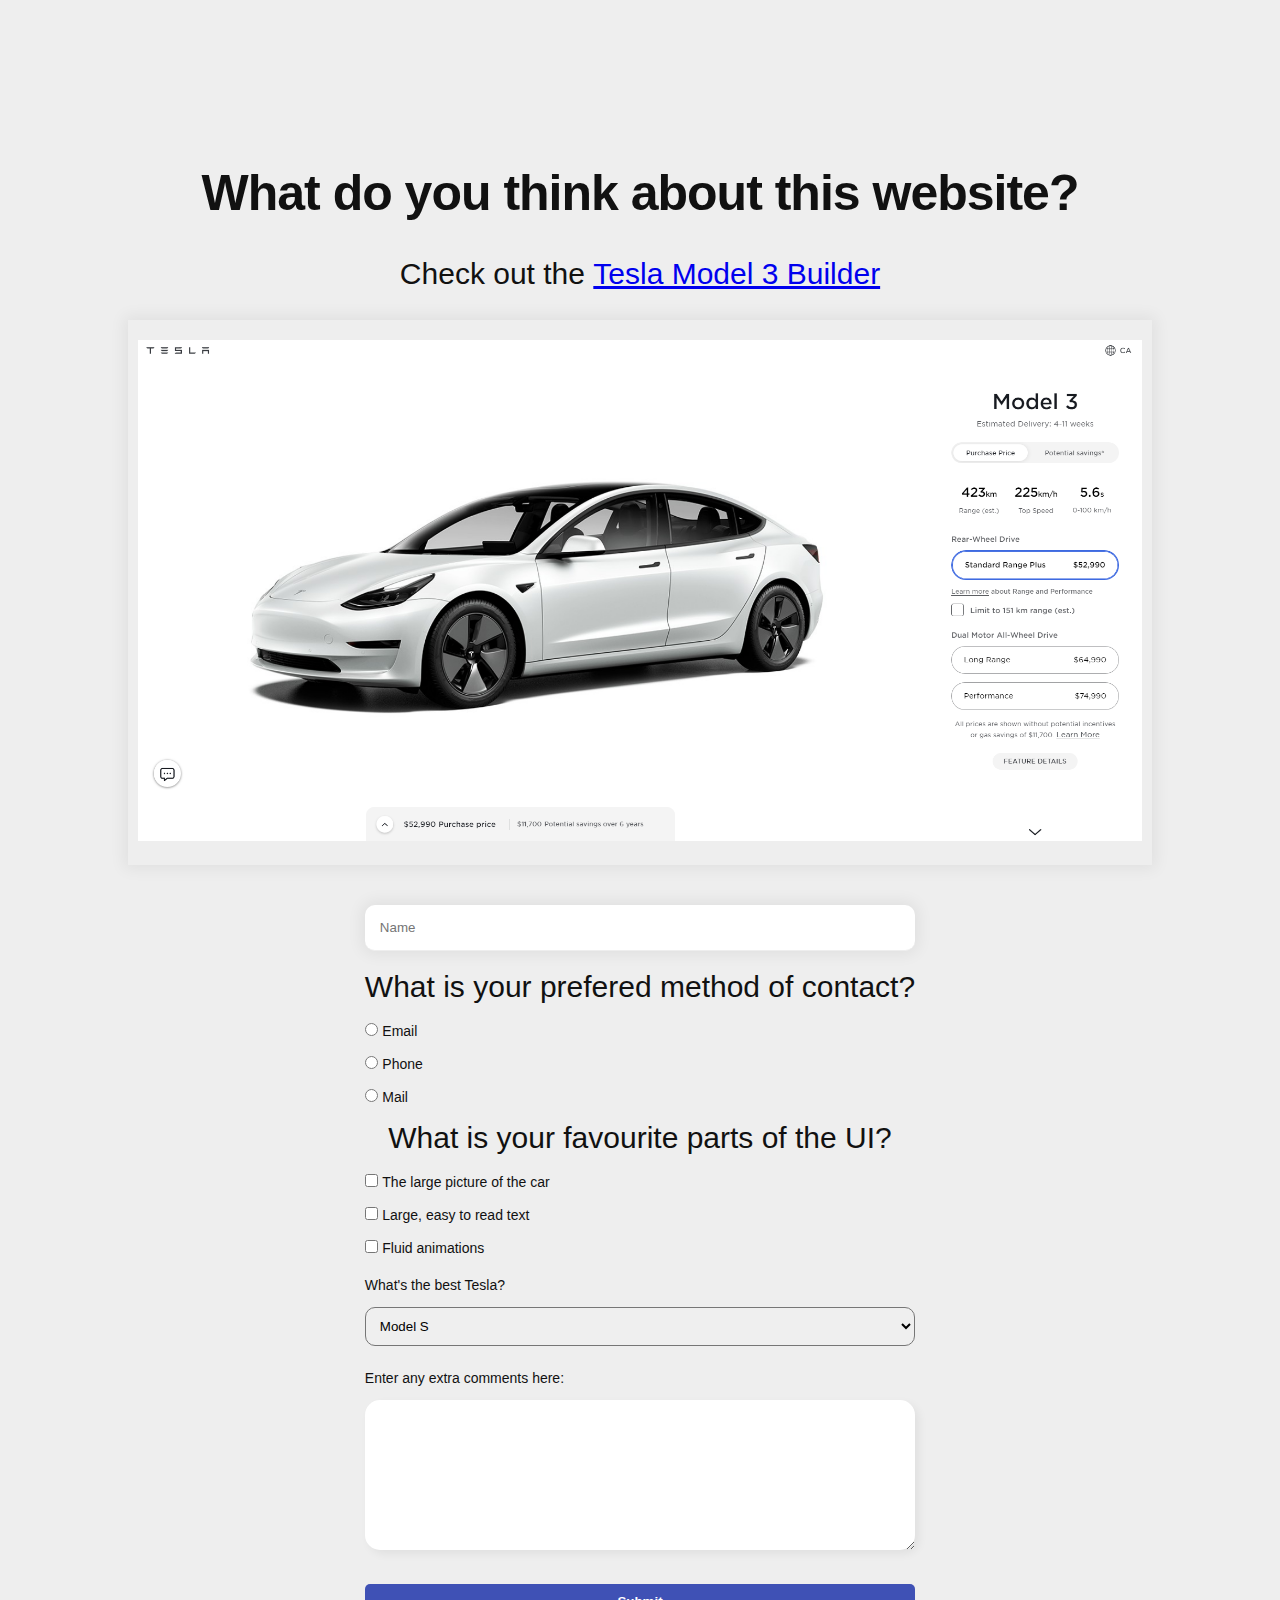
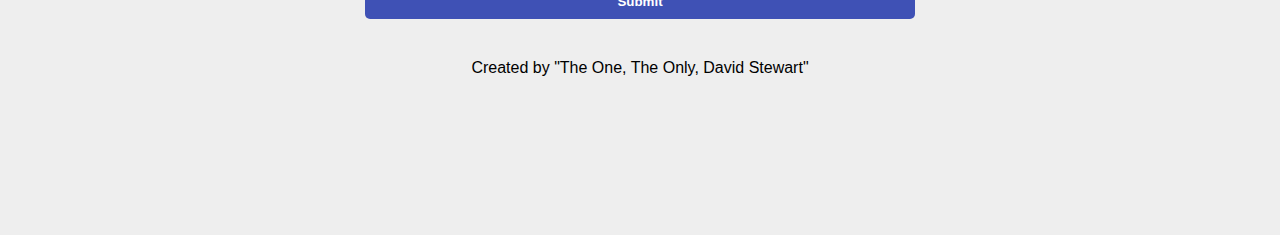
<file: index.html>
<!DOCTYPE html>
<html>

<head>
    <title>Questionaire</title>
    <link rel="stylesheet" href="styles/style.css">
</head>
<div class=page>
    <div class="title">
        <h1>What do you think about this website?</h1>
    </div>
    <div class="link">
        <h2>Check out the <a href="https://www.tesla.com/en_ca/model3/design#overview">Tesla Model 3 Builder</a></h2>
    </div>
    <div class="image">
        <a href="https://www.tesla.com/en_ca/model3/design#overview">
            <img src="img/teslawebsite.png" alt="Tesla Model 3 Builder">
        </a>
    </div>
    <div class="form">
        <form action="">
            <div class="form__namefield">
                <input type="text" name="name" id="name" placeholder="Name">
            </div>
            <div class="form__header">
                <h2>What is your prefered method of contact?</h2>
            </div>
            <div>
                <input type="radio" id="cc1" name="contact" value="email">
                <label for="cc1">Email</label><br>
                <input type="radio" id="cc2" name="contact" value="phone">
                <label for="cc2">Phone</label><br>
                <input type="radio" id="cc3" name="contact" value="mail">
                <label for="cc3">Mail</label><br>
            </div>
            <div class="form__header">
                <h2>What is your favourite parts of the UI?</h2>
            </div>
            <div class="form__checkboxes">
                <input type="checkbox" name="favourites" id="car">
                <label for="car">The large picture of the car</label><br>
                <input type="checkbox" name="favourites" id="text">
                <label for="text">Large, easy to read text</label><br>
                <input type="checkbox" name="favourites" id="animations">
                <label for="animations">Fluid animations</label><br>
            </div>
            <div class="form__singleselectionlist">
                <label for="cars">What's the best Tesla?</label>
                <select name="cars" id="cars">
                    <option value="Model S">Model S</option>
                    <option value="Model 3">Model 3</option>
                    <option value="Model X">Model X</option>
                    <option value="Model Y">Model Y</option>
                    <option value="Roadster">Roadster</option>
                </select>
                </label>
            </div>
            <div class="form__comments">
                <label for="commentarea">Enter any extra comments here:</label>
                <textarea name="textarea" id="commentarea" cols="30" rows="10"></textarea>
            </div>
            <div class="form__submitbutton">
                <input type="submit" value="Submit">
            </div>
    </div>
    </form>
    <footer class="createdby">
        Created by "The One, The Only, David Stewart"
    </footer>
</div>

</html>
</file>
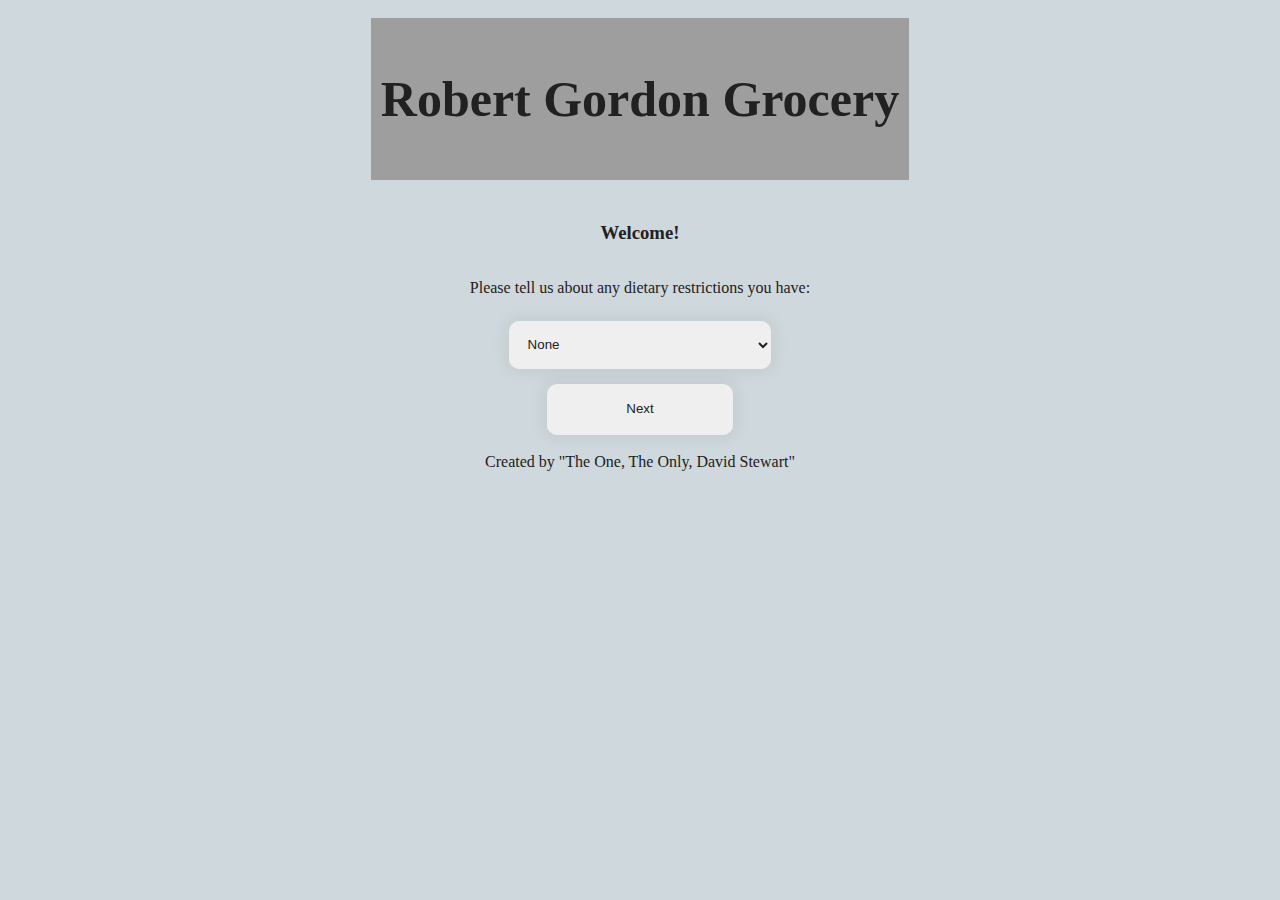
<file: Lab2/index.html>
<!DOCTYPE html>
<html>
<head>
	
	<link href="styles/style.css" rel="stylesheet" type="text/css">
</head>

<body>
<div class="heading">
    <h1>Robert Gordon Grocery</h1>
</div>
<!-- Tab content -->
<div id="Client" class="tabcontent">
  <h3>Welcome!</h3>
  <p>Please tell us about any dietary restrictions you have:</p>
	<select id="dietSelect" name="dietSelect" >
	<option value="None">None</option>
	<option value="nutfree">Nut Free</option>
    <option value="lactosefree">Lactose Free</option>
	<option value="organic">Organic</option>
	</select>
</div>

<button id="next-client" class="next-client-button" onclick="populateListProductChoices(dietSelect.id, 'displayProduct');showelem(Products.id)">Next</button>

<div id="Products" class="tabcontent" style="display:none">
  <h3>Your targeted products</h3>
  <p>We preselected products based on your restrictions.</p>
	 Choose items to buy:
	 <div id="displayProduct"></div>
	 <button id="addCart" type="button" class="addCart" onclick="selectedItems();showelem(Cart.id)">
		Add selected items to cart.
	</button>
</div>



<div id="Cart" class="tabcontent" style="display:none">
  <h3>Cart</h3>
  <p>Here is your cart.</p>
  <div id="displayCart"></div>
</div>

<footer class="createdby">
	Created by "The One, The Only, David Stewart"
</footer>

<script src="scripts/groceries.js"></script>
<script src="scripts/main.js"></script>

</body>
</html>
</file>
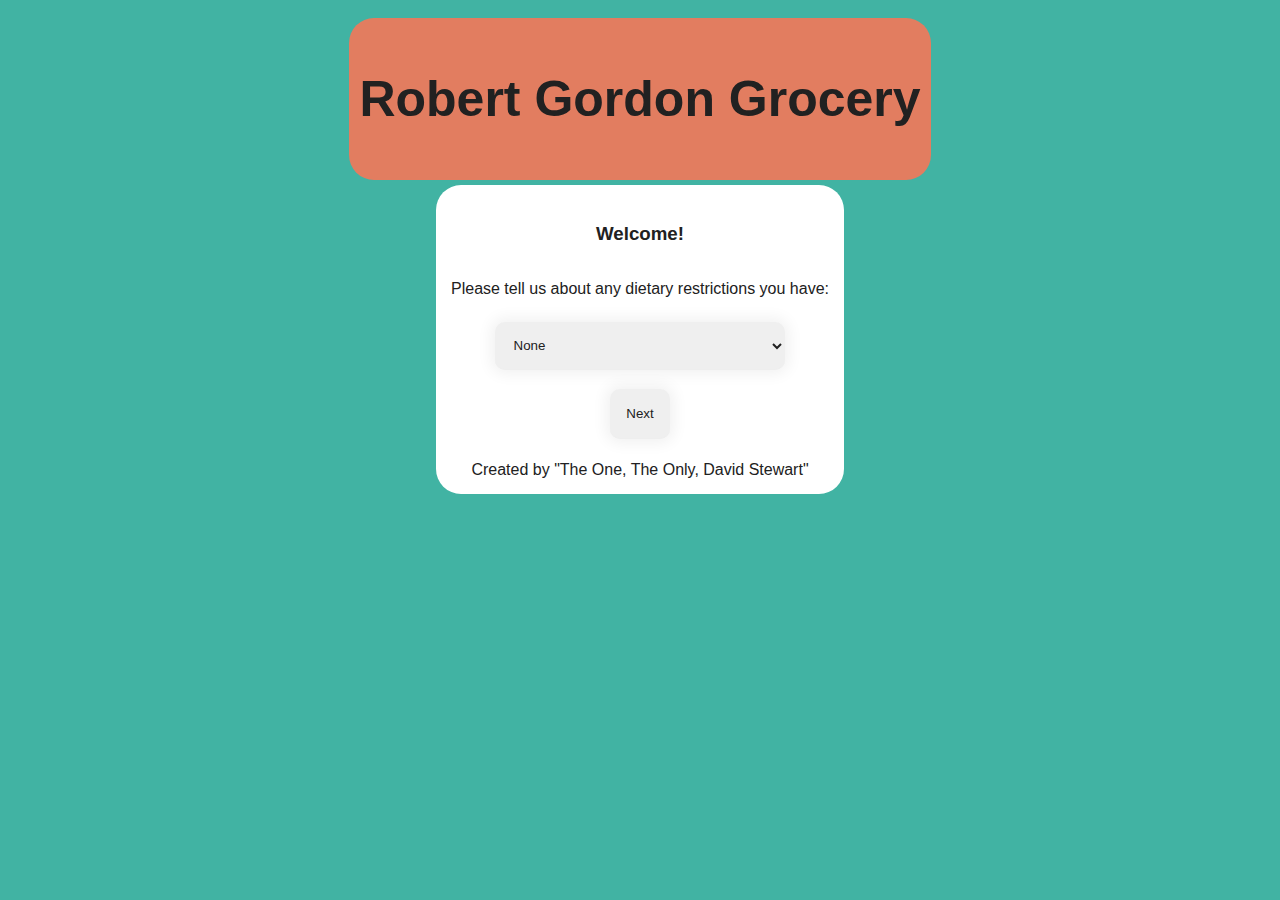
<file: Lab3/index.html>
<!DOCTYPE html>
<html>

<head>

	<link href="styles/style.css" rel="stylesheet" type="text/css">
</head>

<body>
	<div class="heading">
		<h1>Robert Gordon Grocery</h1>
	</div>

	<div class="sitebody">
		<div id="Client" class="tabcontent">
			<h3>Welcome!</h3>
			<p>Please tell us about any dietary restrictions you have:</p>
			<select id="dietSelect" name="dietSelect">
				<option value="None">None</option>
				<option value="nutfree">Nut Free</option>
				<option value="lactosefree">Lactose Free</option>
				<option value="organic">Organic</option>
				<option value="lowcal">Low Calorie</option>
			</select>
		</div>

		<button id="next-client" class="next-client-button"
			onclick="populateListProductChoices(dietSelect.id, 'displayProduct');showelem(Products.id)">Next</button>

		<div id="Products" class="tabcontent" style="display:none">
			<h3>Your targeted products</h3>
			<p>We preselected products based on your restrictions.</p>
			Choose items to buy:
			<div id="displayProduct"></div>
			<button id="addCart" type="button" class="addCart" onclick="selectedItems();showelem(Cart.id)">
				Add selected items to cart.
			</button>
		</div>

		<div id="Cart" class="tabcontent" style="display:none">
			<h3>Cart</h3>
			<p>Here is your cart.</p>
			<div id="displayCart"></div>
			<label for="couponcode">Enter a coupon code (optional):</label><br>
			<input type="text" name="coupon" id="couponcode">
			<p>Select a pickup option:</p>
			<label for="curbsidepickupradio">Curbside Pickup</label>
			<input type="radio" name="pickupoption" id="curbsidepickupradio" onclick="showelem(pickuptimediv.id)">

			<label for="instorepickupradio">In-Store Pickup</label>
			<input type="radio" name="pickupoption" id="instorepickupradio" onclick="showelem(pickuptimediv.id)">
		</div>

		<div id="pickuptimediv" class="pickuptimediv" style="display:none">
			<label for="pickuptime">Please select a pickup time between 9am and 5pm today:</label>
			<input type="time" name="pickuptime" id="pickuptime" onclick="showelem(orderbutton.id)">
		</div>

		<button class="orderbutton" id="orderbutton" style="display:none" onclick="alert('thanks for placing your order!')">Place Order</button>

		<footer class="createdby">
			Created by "The One, The Only, David Stewart"
		</footer>

		<script src="scripts/groceries.js"></script>
		<script src="scripts/main.js"></script>
	</div>
</body>

</html>
</file>
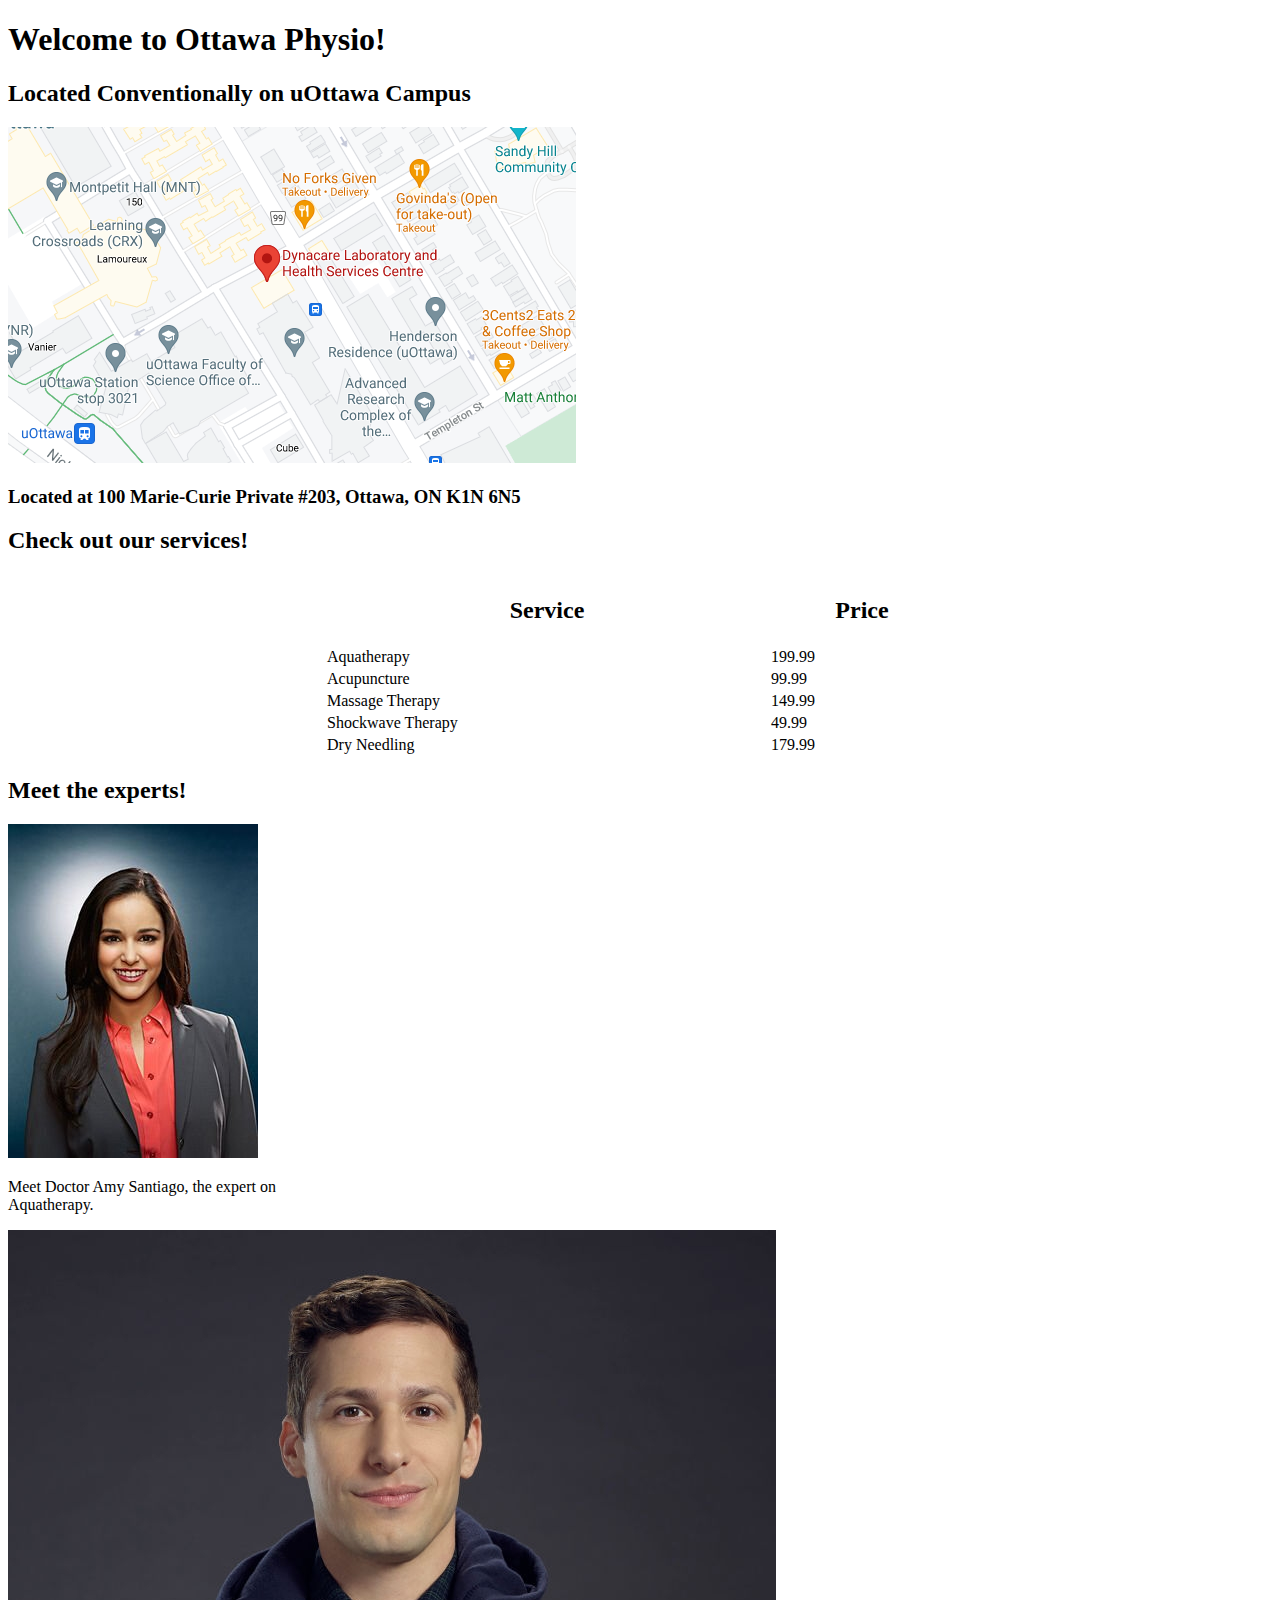
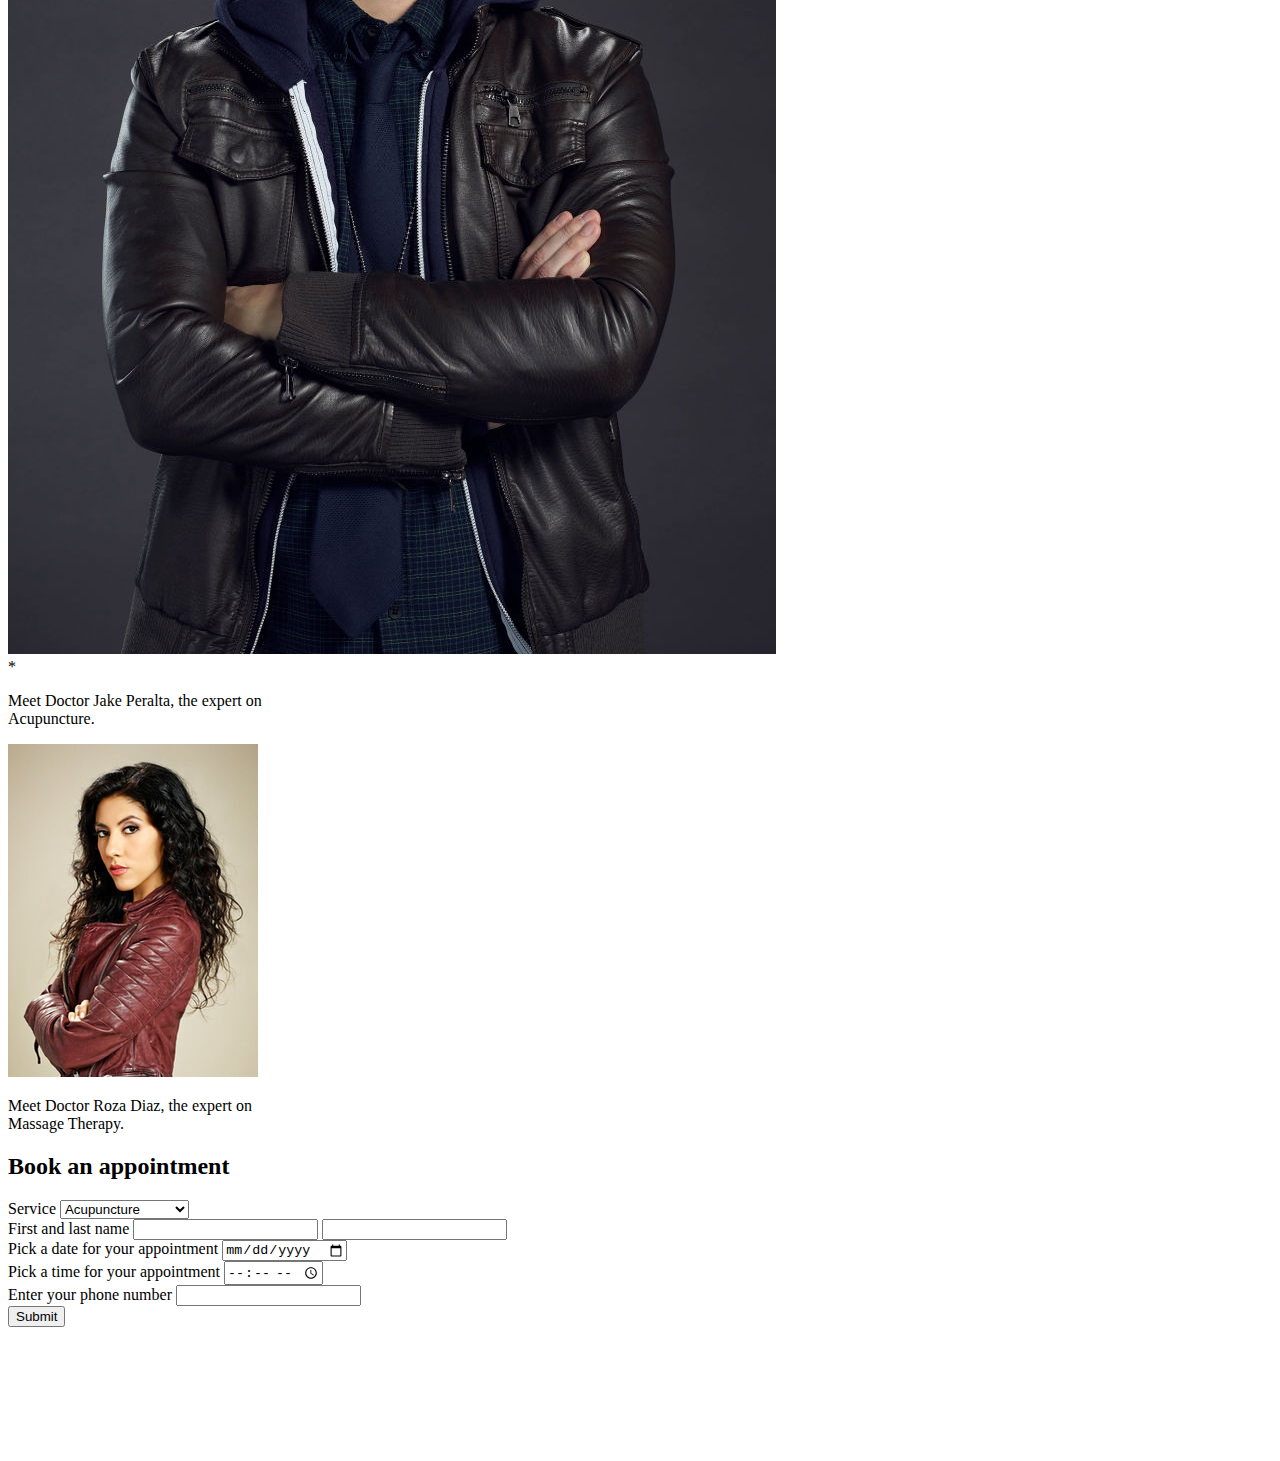
<file: Lab4/index.html>
<!DOCTYPE html>
<html>

<head>
    <meta charset="utf-8">
    <meta name="viewport" content="width=device-width, initial-scale=1">
    <link href="https://cdn.jsdelivr.net/npm/bootstrap@5.0.1/dist/css/bootstrap.min.css" rel="stylesheet"
        integrity="sha384-+0n0xVW2eSR5OomGNYDnhzAbDsOXxcvSN1TPprVMTNDbiYZCxYbOOl7+AMvyTG2x" crossorigin="anonymous">
</head>

<div class="container-lg">
    <div class="p-5 text-center text-white bg-dark ">
        <h1 class="display-1">Welcome to Ottawa Physio!</h1>
    </div>
    <div class="p-5 text-center  ">
        <h2 class="display-4">Located Conventionally on uOttawa Campus</h2>
    </div>
    <div class="row justify-content-around">
        <div class="card text-white bg-dark" style="width: 60rem;">
            <img src="images/maps1.png" class="card-img-top p-4" alt="...">
            <div class="card-body">
                <h3 class=" text-center display-6">Located at 100 Marie-Curie Private #203, Ottawa, ON K1N 6N5</h3>
            </div>
        </div>
    </div>
    <div class="p-5 text-center">
        <h2 class="display-3">Check out our services!</h2>
    </div>
    <table style="width: 50%; margin: auto;" class="table table-dark table-hover text-center ">
        <thead>
            <tr>
                <th scope="col">
                    <h2>Service</h2>
                </th>
                <th scope="col">
                    <h2>Price</h2>
                </th>
            </tr>
        </thead>
        <tbody>
            <tr>
                <td>Aquatherapy</td>
                <td>199.99</td>
            </tr>
            <tr>
                <td>Acupuncture</td>
                <td>99.99</td>
            </tr>
            <tr>
                <td>Massage Therapy</td>
                <td>149.99</td>
            </tr>
            <tr>
                <td>Shockwave Therapy</td>
                <td>49.99</td>
            </tr>
            <tr>
                <td>Dry Needling</td>
                <td>179.99</td>
            </tr>
        </tbody>
    </table>
    <div class="p-5 text-center">
        <h2 class="display-3">Meet the experts!</h2>
    </div>
    <div class="row justify-content-around">
        <div class="card text-white bg-dark" style="width: 18rem;">
            <img src="images/physio1.jpg" class="card-img-top p-4" alt="...">
            <div class="card-body">
                <p class="card-text">Meet Doctor Amy Santiago, the expert on Aquatherapy.</p>
            </div>
        </div>
        <div class="card text-white bg-dark" style="width: 18rem;">
            <img src="images/physio2.png" class="card-img-top p-4" alt="...">
            <div class="card-body">*
                <p class="card-text">Meet Doctor Jake Peralta, the expert on Acupuncture.</p>
            </div>
        </div>
        <div class="card text-white bg-dark" style="width: 18rem;">
            <img src="images/physio3.jpg" class="card-img-top p-4" alt="...">
            <div class="card-body">
                <p class="card-text">Meet Doctor Roza Diaz, the expert on Massage Therapy.</p>
            </div>
        </div>
    </div>
    <div>
        <div class="p-5 text-center">
            <h2 class="display-3">Book an appointment</h2>
        </div>
    </div>
    <form action="" class="mx-auto m-2">
        <div class="input-group mx-auto m-2" style="max-width: 50%;">
            <span class="input-group-text">Service</span>
            <select id="servselect" class="form-control">
                <option>Acupuncture</option>
                <option>Aquatherapy</option>
                <option>Massage Therapy</option>
            </select>
        </div>
        <div class="input-group mx-auto m-2" style="max-width: 50%;">
            <span class="input-group-text">First and last name</span>
            <input type="text" aria-label="First name" class="form-control">
            <input type="text" aria-label="Last name" class="form-control">
        </div>
        <div class="input-group date mx-auto m-2" data-provide="datepicker" style="max-width: 50%;">
            <span class="input-group-text">Pick a date for your appointment</span>
            <input class="form-control" id="formDate" type="date">
        </div>
        <div class="input-group date mx-auto m-2" data-provide="datepicker" style="max-width: 50%;">
            <span class="input-group-text">Pick a time for your appointment</span>
            <input class="form-control" id="formTime" type="time">
        </div>
        <div class="input-group date mx-auto m-2" data-provide="datepicker" style="max-width: 50%;">
            <span class="input-group-text">Enter your phone number</span>
            <input class="from-control" id="text">
        </div>
        <div class="row">
            <div class="col text-center">
                <button type="submit" class="btn btn-primary">Submit</button>
            </div>
          </div>

</div>

</form>

<br><br><br><br><br><br><br>
</div>

</div>

</html>
</file>
<file: styles/style.css>
:root{
    background-color: #eee;
}

*{
    box-sizing:border-box;
    font-family: "Arial";
    margin:10px 0;
 }

.page{
    display: grid;
    grid-template-columns: 1fr;
    grid-template-rows: 1fr;
    place-items: center;
    padding:10%;
    
}
select {
    width: 100%;
    padding:10px;
    border-radius:10px;
  }

input[type=text] {
    padding: 15px;
    border:0;
    border-bottom:1px solid #eee;
    border-radius:10px;
    box-shadow:0 0 15px 4px rgba(0,0,0,0.06);
    width:100%;
}
textarea {
    width:100%;
    resize: vertical;
    padding:15px;
    border-radius:15px;
    border:0;
    box-shadow:4px 4px 10px rgba(0,0,0,0.06);
    height:150px;
  }
input[type=submit] {
    appearance:none;
    -webkit-appearance:none;

    padding:10px;
    border:none;
    background-color:#3F51B5;
    color:#fff;
    font-weight:600;
    border-radius:5px;
    width:100%;

}
.image{
    padding:10px;
    border:0;
    box-shadow:0 0 15px 4px rgba(0,0,0,0.06);
}

img{
    max-width:100%;
    height: auto;
}

h1 { 
    color: #111; 
    font-family: 'Helvetica Neue', sans-serif; font-size: 50px; 
    font-weight: bold; 
    letter-spacing: -1px;
    line-height: 1; 
    text-align: center; 
}
h2 { 
    color: #111; 
    font-family: 'Open Sans', sans-serif; 
    font-size: 30px; 
    font-weight: 300; 
    line-height: 32px; 
    text-align: center; 
}
label { 
    color: #111; 
    font-family: 'Helvetica Neue', sans-serif; 
    font-size: 14px; 
    line-height: 24px; 
    margin: 0 0 24px; 
    text-align: justify; 
    text-justify: inter-word; }
</file>
<file: Lab2/styles/style.css>
*{
  color:#212121;
  padding: 5px;
  
  line-height: 1.5;
}

body{
  display:grid;
  grid-template-columns: 1fr;
  justify-items:center;
  align-items:center;
  gap:10px;
  background-color: #CFD8DC;
  
}

select {
  padding: 15px;
  border:0;
  border-bottom:1px solid #eee;
  border-radius:10px;
  box-shadow:0 0 15px 4px rgba(0,0,0,0.06);
  width:75%;

}
.tabcontent{
  text-align: center;
}
.next-client-button{
  padding: 15px;
  border:0;
  border-bottom:1px solid #eee;
  border-radius:10px;
  box-shadow:0 0 15px 4px rgba(0,0,0,0.06);
  width:15%;
  color:#212121
}
.addCart{
  padding: 15px;
  border:0;
  border-bottom:1px solid #eee;
  border-radius:10px;
  box-shadow:0 0 15px 4px rgba(0,0,0,0.06);
  width:50%;
  color:#212121
}
.heading{
  font-size: 25px;
  background-color: #9E9E9E;
}
</file>
<file: Lab3/styles/style.css>
*{
  color:#212121;
  padding: 5px;
  line-height: 1.5;
  font-family: Sans-Serif;

}

body{
  display:grid;
  grid-template-columns: 1fr;
  justify-items:center;
  align-items:center;
  gap:10px;
  background-color: #41b3a3;
  
}

select {
  padding: 15px;
  border:0;
  border-bottom:1px solid #eee;
  border-radius:10px;
  box-shadow:0 0 15px 4px rgba(0,0,0,0.06);
  width:75%;

}
.tabcontent{
  text-align: center;
}
.next-client-button{
  padding: 15px;
  border:0;
  border-bottom:1px solid #eee;
  border-radius:10px;
  box-shadow:0 0 15px 4px rgba(0,0,0,0.06);
  width:15%;
  color:#212121;
}
.addCart{
  padding: 15px;
  border:0;
  border-bottom:1px solid #eee;
  border-radius:10px;
  box-shadow:0 0 15px 4px rgba(0,0,0,0.06);
  width:50%;
  color:#212121
}
.heading{
  font-size: 25px;
  background-color: #e27d60;
  border-radius: 25px;
}
.sitebody{
  display:grid;
  grid-template-columns: 1fr;
  justify-items:center;
  align-items:center;
  gap:10px;
  background: white;
  height: 100%;
  border-radius:25px;

}
.pickuptimediv{
  align-items: center;
}
.orderbutton{
  padding: 15px;
  border:0;
  border-bottom:1px solid #eee;
  border-radius:10px;
  box-shadow:0 0 15px 4px rgba(0,0,0,0.06);
  width:20%;
  color:#212121;
}
</file>
